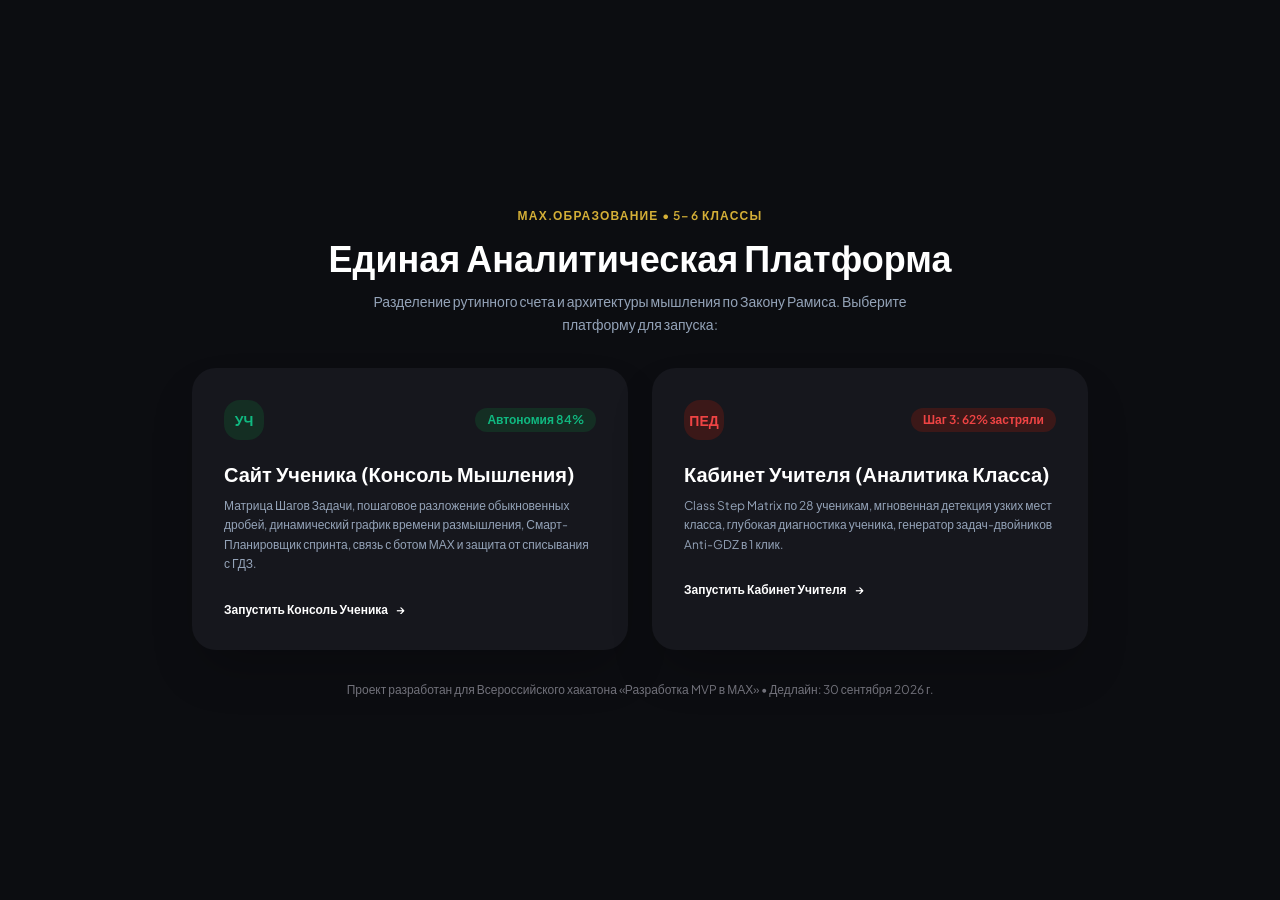
<file: index.html>
<!DOCTYPE html>
<html lang="ru" class="dark">
<head>
  <meta charset="UTF-8">
  <meta name="viewport" content="width=device-width, initial-scale=1.0">
  <title>МАХ.Образование — Портал Платформ</title>
  <script src="./shared/tailwindcss.js"></script>
  <link rel="preconnect" href="https://fonts.googleapis.com">
  <link rel="preconnect" href="https://fonts.gstatic.com" crossorigin>
  <link href="https://fonts.googleapis.com/css2?family=Plus+Jakarta+Sans:wght@400;500;600;700&display=swap" rel="stylesheet">
  <link rel="stylesheet" href="./shared/theme.css">
</head>
<body class="min-h-screen bg-[#0C0D11] text-[#E2E8F0] antialiased selection:bg-[#D4AF37] selection:text-black flex items-center justify-center p-6">

  <main class="max-w-4xl w-full space-y-8 text-center">

    <div class="space-y-3">
      <span class="text-xs font-semibold uppercase tracking-widest text-[#D4AF37]">МАХ.Образование • 5–6 Классы</span>
      <h1 class="text-3xl md:text-4xl font-bold text-white">Единая Аналитическая Платформа</h1>
      <p class="text-sm text-[#94A3B8] max-w-xl mx-auto leading-relaxed">
        Разделение рутинного счета и архитектуры мышления по Закону Рамиса. Выберите платформу для запуска:
      </p>
    </div>

    <!-- КАРТОЧКИ ВЫБОРА РОЛИ -->
    <div class="grid grid-cols-1 md:grid-cols-2 gap-6 text-left">
      
      <!-- Карточка: Сайт Ученика -->
      <a href="./student/index.html" class="cockpit-card rounded-3xl p-8 space-y-5 transition-all hover:scale-[1.02] hover:bg-[#1B1D26] block group shadow-2xl">
        <div class="flex items-center justify-between">
          <span class="w-10 h-10 rounded-2xl bg-[#142E23] text-[#10B981] flex items-center justify-center font-bold text-sm">
            УЧ
          </span>
          <span class="text-xs text-[#10B981] font-semibold bg-[#142E23] px-3 py-1 rounded-full">Автономия 84%</span>
        </div>

        <div class="space-y-2">
          <h2 class="text-xl font-bold text-white group-hover:text-[#D4AF37] transition-all">Сайт Ученика (Консоль Мышления)</h2>
          <p class="text-xs text-[#94A3B8] leading-relaxed">
            Матрица Шагов Задачи, пошаговое разложение обыкновенных дробей, динамический график времени размышления, Смарт-Планировщик спринта, связь с ботом МАХ и защита от списывания с ГДЗ.
          </p>
        </div>

        <div class="pt-2 flex items-center text-xs font-semibold text-white group-hover:text-[#D4AF37] gap-2">
          <span>Запустить Консоль Ученика</span>
          <span>→</span>
        </div>
      </a>

      <!-- Карточка: Кабинет Учителя -->
      <a href="./teacher/index.html" class="cockpit-card rounded-3xl p-8 space-y-5 transition-all hover:scale-[1.02] hover:bg-[#1B1D26] block group shadow-2xl">
        <div class="flex items-center justify-between">
          <span class="w-10 h-10 rounded-2xl bg-[#3B1818] text-[#EF4444] flex items-center justify-center font-bold text-sm">
            ПЕД
          </span>
          <span class="text-xs text-[#EF4444] font-semibold bg-[#3B1818] px-3 py-1 rounded-full">Шаг 3: 62% застряли</span>
        </div>

        <div class="space-y-2">
          <h2 class="text-xl font-bold text-white group-hover:text-[#D4AF37] transition-all">Кабинет Учителя (Аналитика Класса)</h2>
          <p class="text-xs text-[#94A3B8] leading-relaxed">
            Class Step Matrix по 28 ученикам, мгновенная детекция узких мест класса, глубокая диагностика ученика, генератор задач-двойников Anti-GDZ в 1 клик.
          </p>
        </div>

        <div class="pt-2 flex items-center text-xs font-semibold text-white group-hover:text-[#D4AF37] gap-2">
          <span>Запустить Кабинет Учителя</span>
          <span>→</span>
        </div>
      </a>

    </div>

    <div class="text-xs text-[#71717A]">
      Проект разработан для Всероссийского хакатона «Разработка MVP в МАХ» • Дедлайн: 30 сентября 2026 г.
    </div>

  </main>

</body>
</html>
</file>
<file: shared/theme.css>
/* Единая дизайн-система School Mathematic (Anti-AI-Trope Standard) */
:root {
  --bg-canvas: #0C0D11;
  --bg-surface: #111216;
  --bg-card: #16171D;
  --bg-elevated: #1D1E26;
  --bg-elevated-hover: #262833;
  --text-main: #FFFFFF;
  --text-muted: #94A3B8;
  --text-dim: #71717A;
  
  --status-green-bg: #142E23;
  --status-green-text: #10B981;
  
  --status-yellow-bg: #382D12;
  --status-yellow-text: #F59E0B;
  
  --status-red-bg: #3B1818;
  --status-red-text: #EF4444;
  
  --status-grey-bg: #1A1C24;
  --status-grey-text: #64748B;
}

body {
  font-family: 'Plus Jakarta Sans', sans-serif;
  background-color: var(--bg-canvas);
  color: #E2E8F0;
  margin: 0;
  padding: 0;
}

/* Строгий запрет на 1px линии: разделение только светом, разницей тонов фона и тенью */
.cockpit-surface {
  background-color: var(--bg-surface);
}

.cockpit-card {
  background-color: var(--bg-card);
  box-shadow: 0 10px 30px -10px rgba(0, 0, 0, 0.6);
}

.cockpit-card-elevated {
  background-color: var(--bg-elevated);
  box-shadow: 0 4px 15px -3px rgba(0, 0, 0, 0.4);
}

.pill-status-green {
  background-color: var(--status-green-bg);
  color: var(--status-green-text);
}

.pill-status-yellow {
  background-color: var(--status-yellow-bg);
  color: var(--status-yellow-text);
}

.pill-status-red {
  background-color: var(--status-red-bg);
  color: var(--status-red-text);
}

.pill-status-grey {
  background-color: var(--status-grey-bg);
  color: var(--status-grey-text);
}

.btn-primary-white {
  background-color: #FFFFFF;
  color: #0C0D11;
  font-weight: 600;
  transition: all 0.15s ease;
}

.btn-primary-white:hover {
  background-color: #E2E8F0;
  transform: translateY(-1px);
}

.btn-secondary-dark {
  background-color: var(--bg-elevated);
  color: #CBD5E1;
  transition: all 0.15s ease;
}

.btn-secondary-dark:hover {
  background-color: var(--bg-elevated-hover);
  color: #FFFFFF;
}

::-webkit-scrollbar {
  width: 6px;
  height: 6px;
}
::-webkit-scrollbar-track {
  background: transparent;
}
::-webkit-scrollbar-thumb {
  background: #232530;
  border-radius: 9999px;
}
::-webkit-scrollbar-thumb:hover {
  background: #353849;
}
</file>
